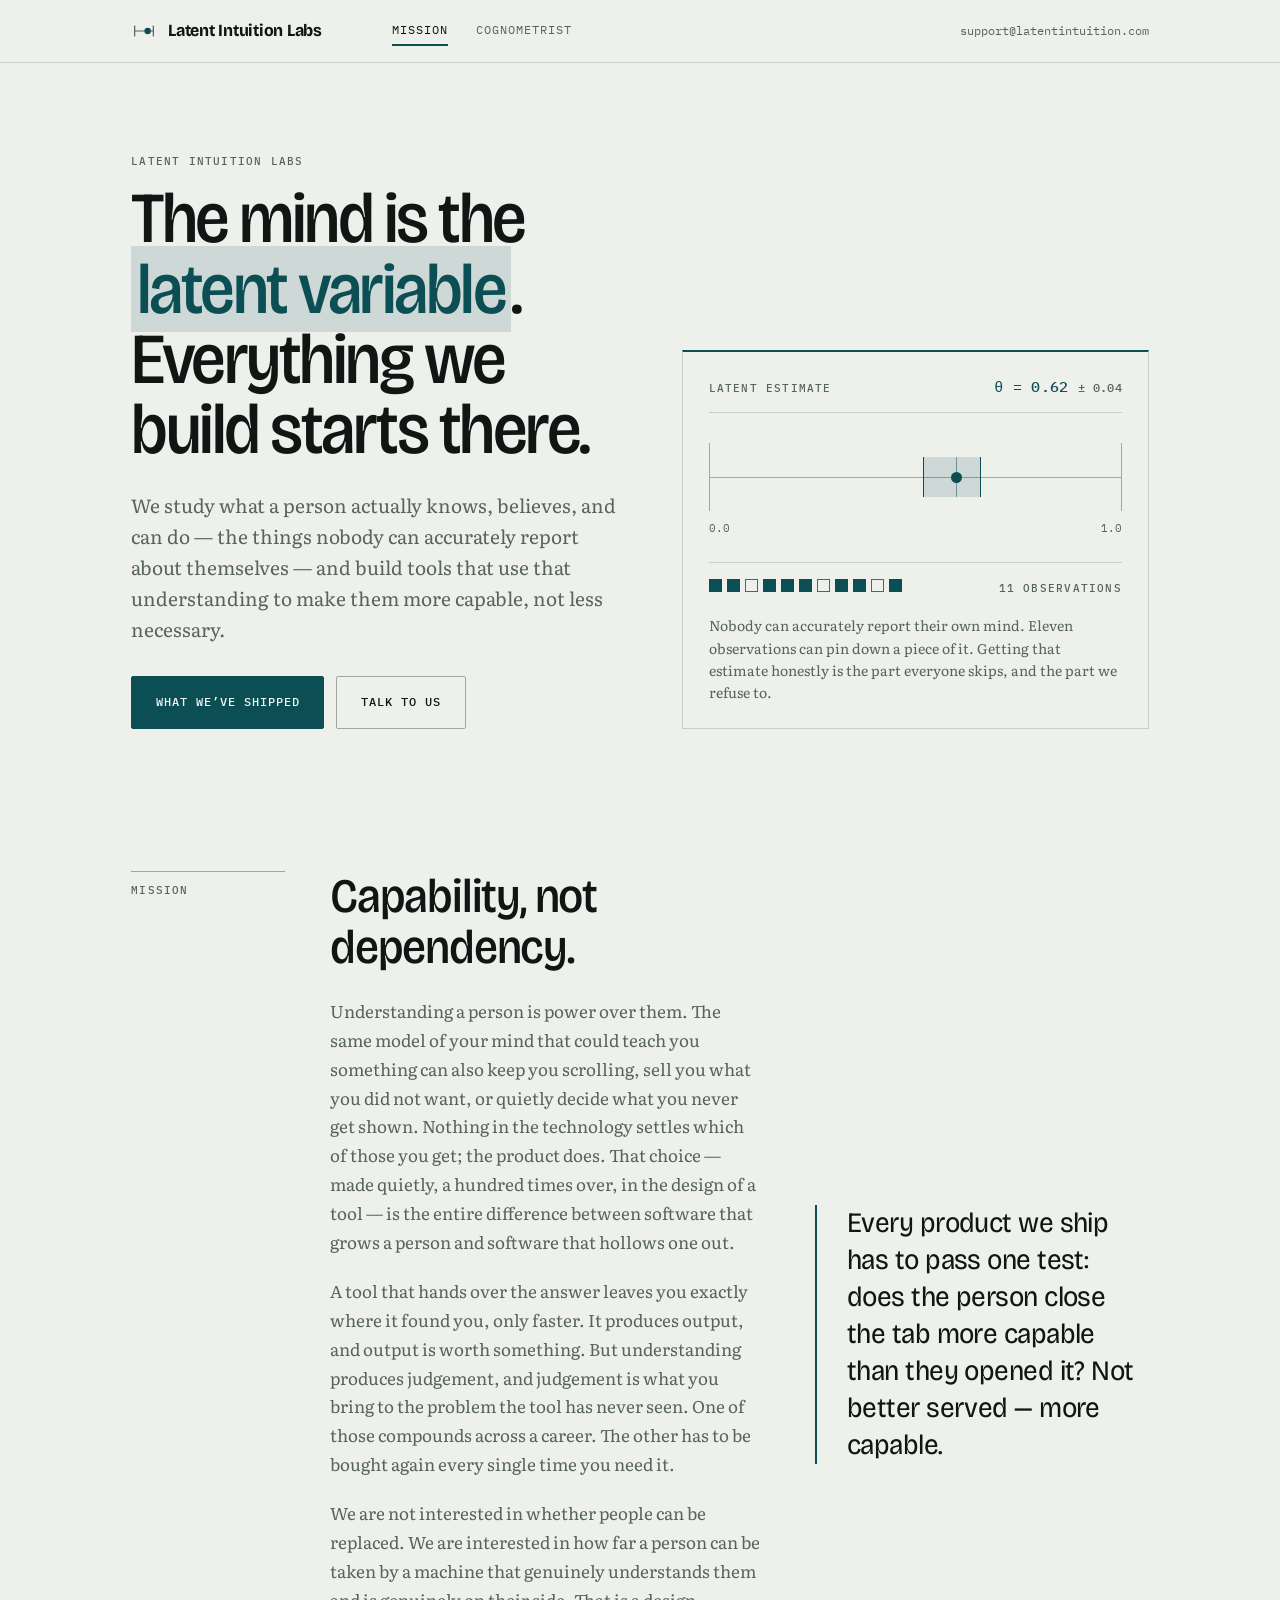
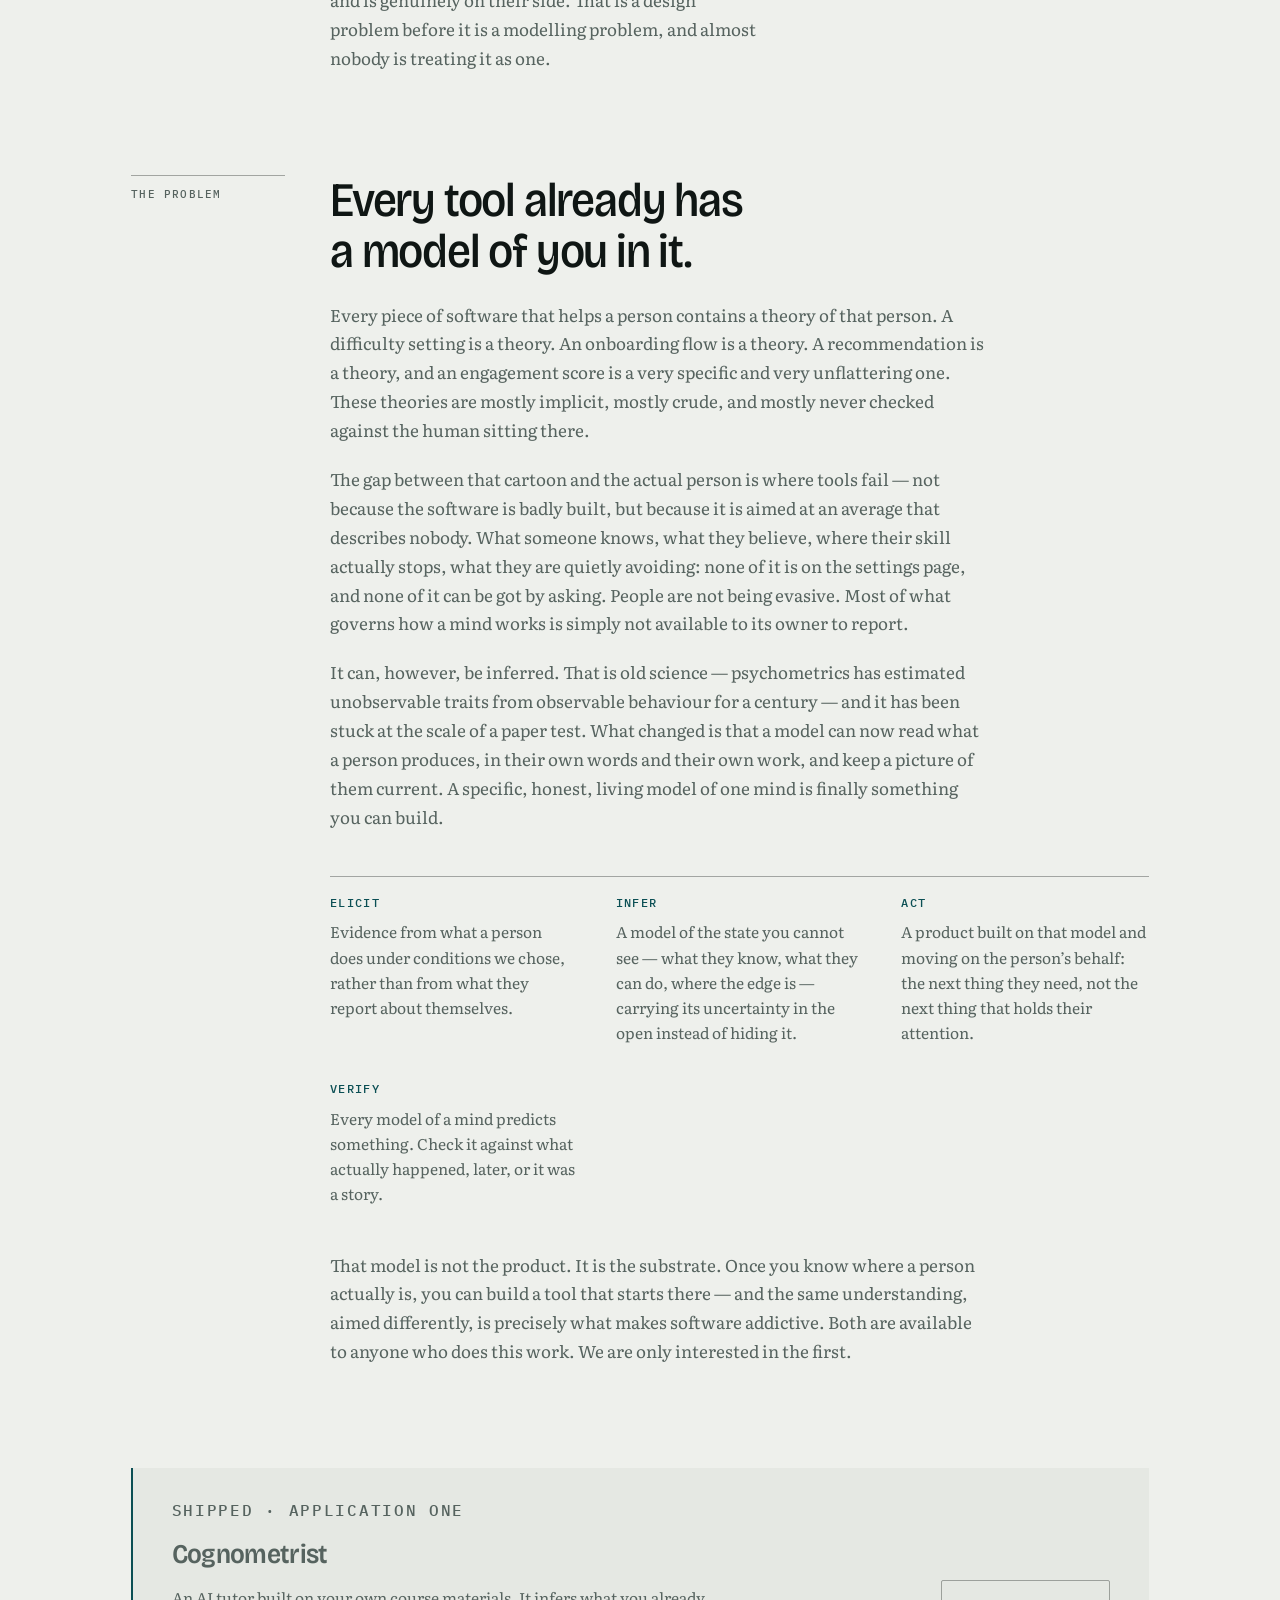
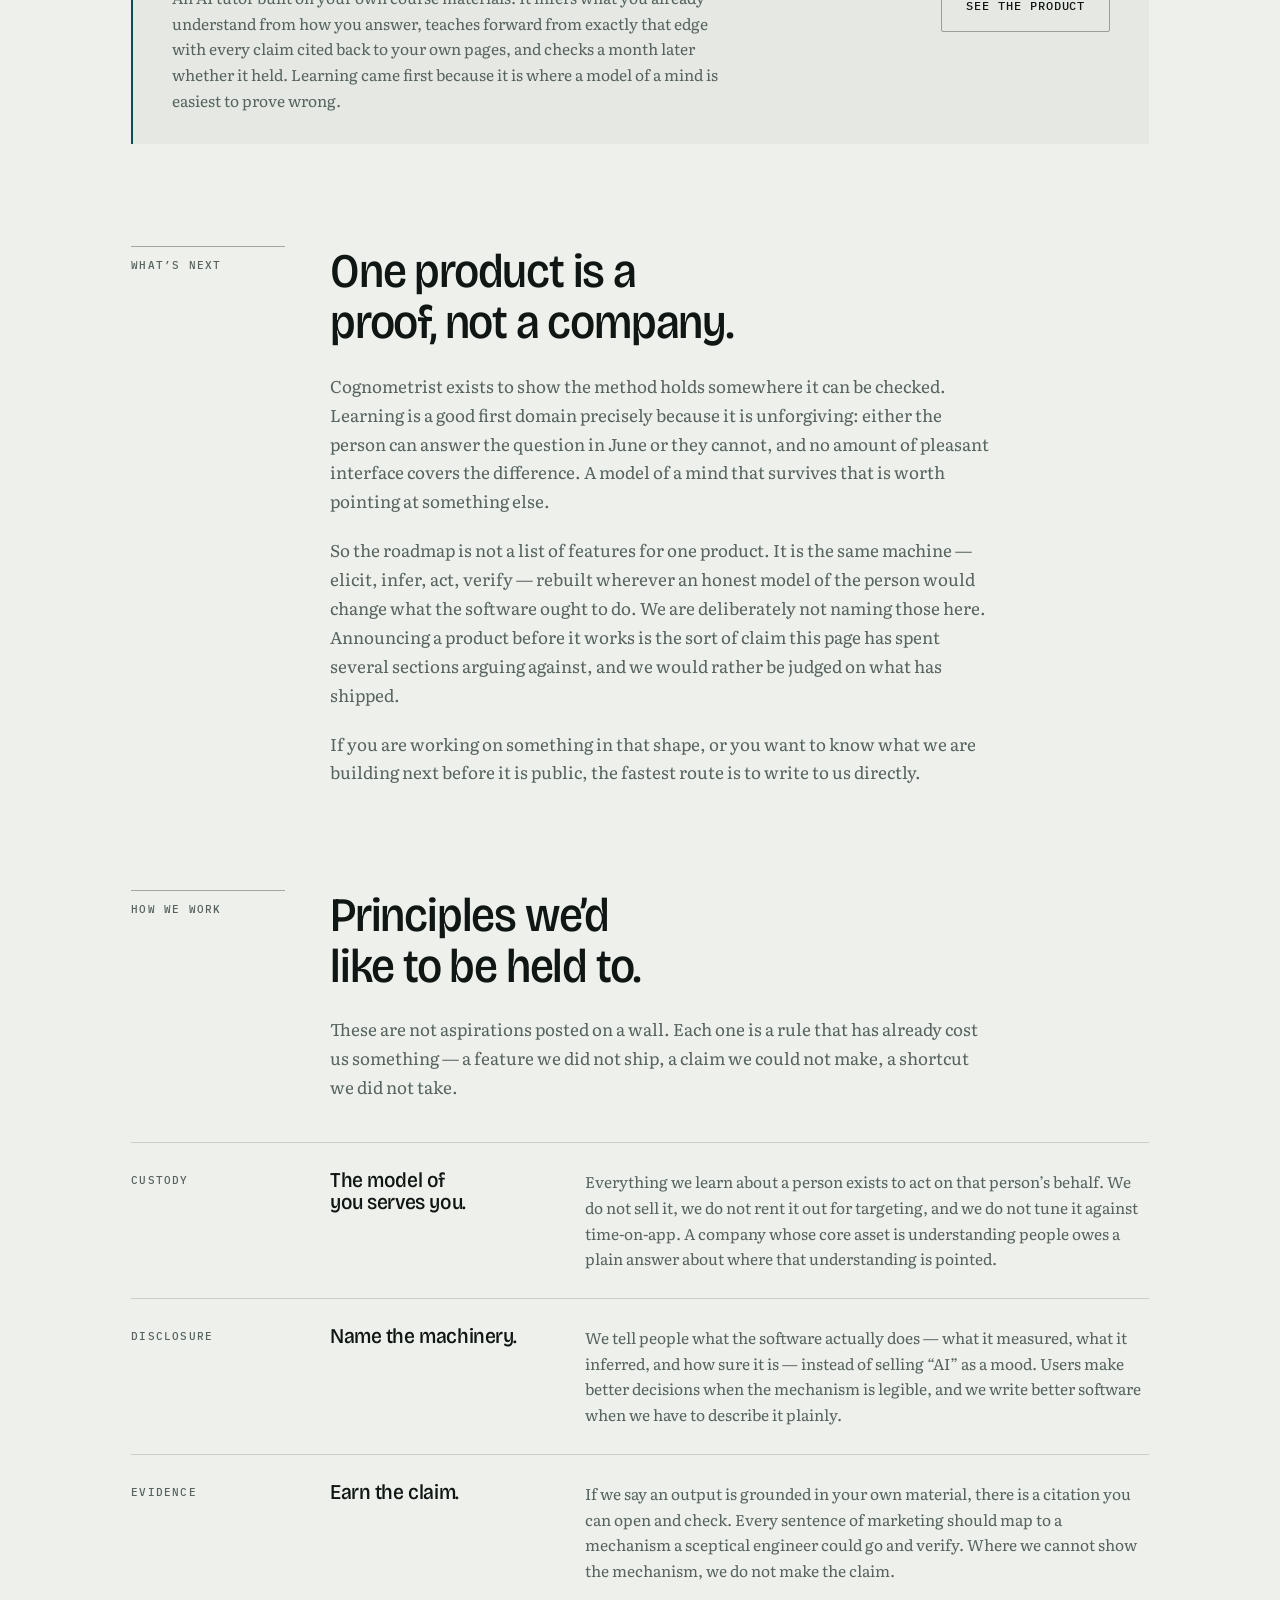
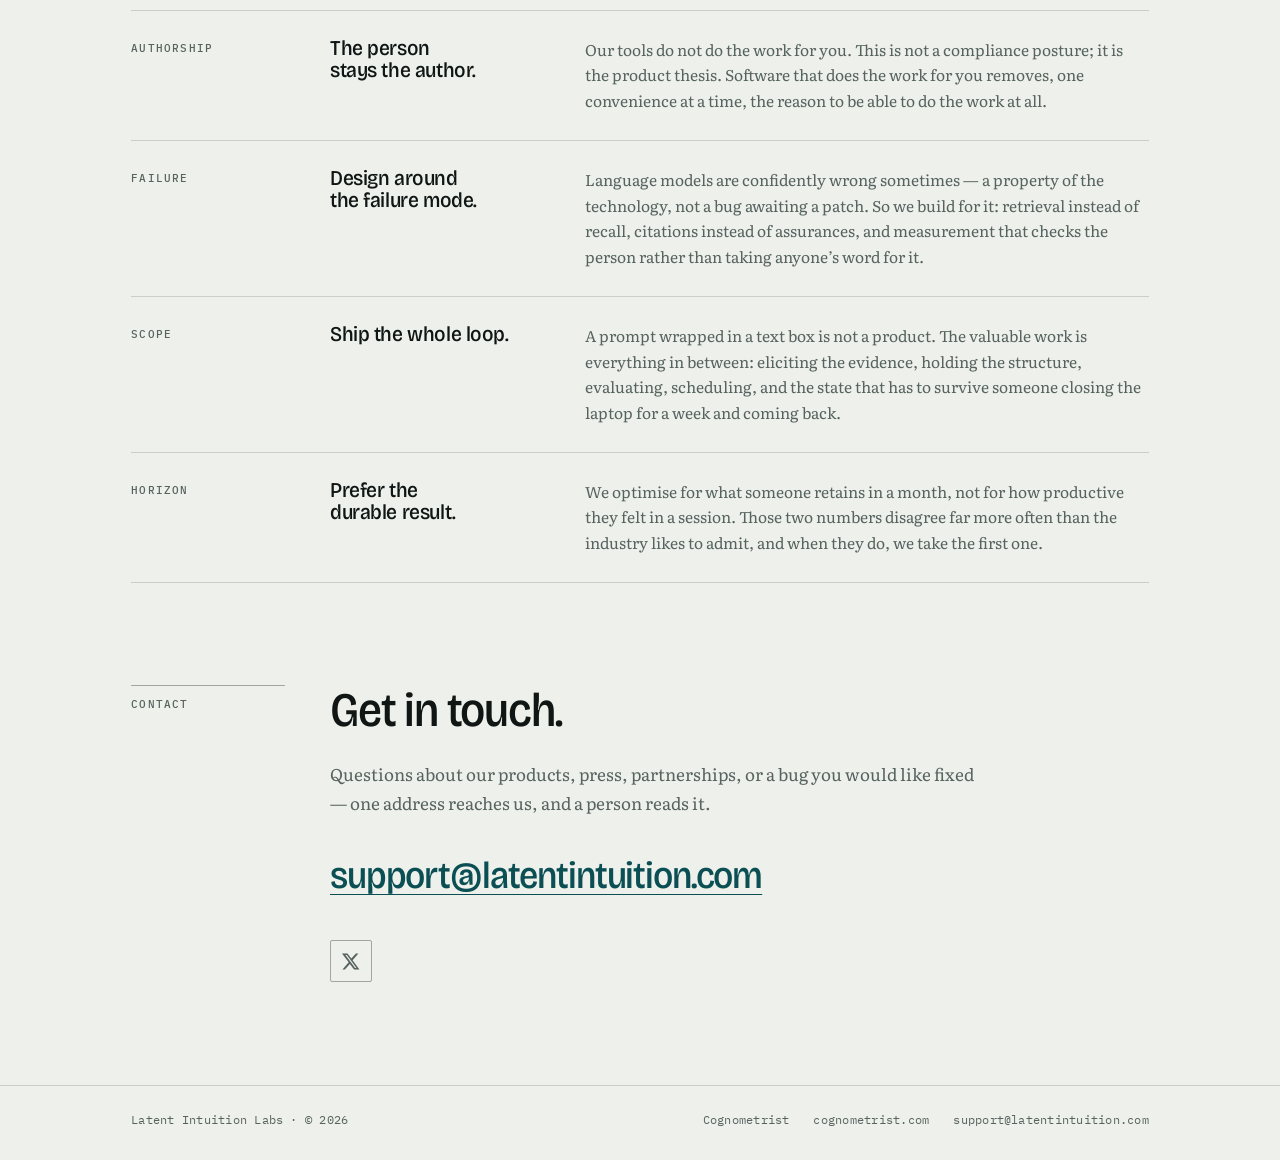
<file: index.html>
<!doctype html>
<html lang="en">
  <head>
    <meta charset="utf-8">
    <meta content="width=device-width, initial-scale=1" name="viewport">
    <title>Latent Intuition Labs — tools built on an honest model of the mind</title>
    <meta content="Latent Intuition Labs studies what a person actually knows, believes, and can do — the things nobody can accurately report about themselves — and builds tools that use that understanding to make people more capable, not less necessary." name="description">
    <link href="https://latentintuition.com/" rel="canonical">
    <meta content="#0b4f54" name="theme-color">
    <meta content="website" property="og:type">
    <meta content="Latent Intuition Labs" property="og:site_name">
    <meta content="Latent Intuition Labs — tools built on an honest model of the mind" property="og:title">
    <meta content="We study what a person actually knows and can do, and build tools that use that understanding to make people more capable, not less necessary. Cognometrist is the first." property="og:description">
    <meta content="https://latentintuition.com/" property="og:url">
    <meta content="https://latentintuition.com/og-image.png" property="og:image">
    <meta content="1200" property="og:image:width">
    <meta content="630" property="og:image:height">
    <meta content="Latent Intuition Labs" property="og:image:alt">
    <meta content="summary_large_image" name="twitter:card">
    <meta content="Latent Intuition Labs — tools built on an honest model of the mind" name="twitter:title">
    <meta content="We study what a person actually knows and can do, and build tools that use that understanding to make people more capable, not less necessary. Cognometrist is the first." name="twitter:description">
    <meta content="https://latentintuition.com/og-image.png" name="twitter:image">
    <link href="favicon.svg" rel="icon">
    <link href="fonts.css" rel="stylesheet">
    <link href="styles.css" rel="stylesheet">
    <script>
      if (location.pathname.endsWith(".html")) {
        history.replaceState(null, "", location.pathname.replace(/(?:index)?\.html$/, "") + location.search + location.hash);
      }
    </script>
    <script type="application/ld+json">
    {
      "@context": "https://schema.org",
      "@type": "Organization",
      "name": "Latent Intuition Labs",
      "url": "https://latentintuition.com/",
      "logo": "https://latentintuition.com/favicon.svg",
      "email": "support@latentintuition.com",
      "description": "Latent Intuition Labs studies what a person actually knows, believes, and can do, and builds tools that use that understanding to make people more capable, not less necessary.",
      "sameAs": [
        "https://x.com/latentintuition",
        "https://github.com/jayson1200/latent-intuition-labs"
      ]
    }
    </script>
  </head>
  <body>
    <a class="skip-link" href="#main-content">Skip to main content</a>

    <header class="masthead">
      <div class="wrap masthead-inner">
        <a class="brand" href="/">
          <svg class="brand-mark" viewBox="0 0 64 64" aria-hidden="true" focusable="false">
            <g class="mark-axis" stroke-linecap="round">
              <line x1="9" y1="20" x2="9" y2="44"></line>
              <line x1="55" y1="20" x2="55" y2="44"></line>
              <line x1="9" y1="32" x2="55" y2="32"></line>
            </g>
            <circle class="mark-point" cx="41" cy="32" r="8"></circle>
          </svg>
          <span class="brand-name">Latent Intuition Labs</span>
        </a>
        <nav class="tabs" aria-label="Sections">
          <a class="tab" href="/" aria-current="page">Mission</a>
          <a class="tab" href="/cognometrist">Cognometrist</a>
        </nav>
        <a class="masthead-contact" href="mailto:support@latentintuition.com">
          support@latentintuition.com
        </a>
      </div>
    </header>

    <main id="main-content">
      <section class="hero" aria-labelledby="hero-title">
        <div class="wrap hero-inner">
          <div>
            <p class="sys">Latent Intuition Labs</p>
            <h1 class="hero-title" id="hero-title">
              The mind is the <em>latent variable</em>. Everything we build
              starts there.
            </h1>
            <p class="lede">
              We study what a person actually knows, believes, and can do —
              the things nobody can accurately report about themselves — and
              build tools that use that understanding to make them more
              capable, not less necessary.
            </p>
            <p class="actions">
              <a class="btn btn-primary" href="/cognometrist">
                What we’ve shipped
              </a>
              <a class="btn" href="mailto:support@latentintuition.com">
                Talk to us
              </a>
            </p>
          </div>

          <figure class="readout">
            <figcaption class="readout-head">
              <span class="sys">Latent estimate</span>
              <span class="readout-value">
                θ = 0.62 <span class="readout-pm">± 0.04</span>
              </span>
            </figcaption>
            <div class="axis" aria-hidden="true">
              <div class="band"></div>
              <div class="estimate"></div>
            </div>
            <p class="axis-scale" aria-hidden="true">
              <span>0.0</span>
              <span>1.0</span>
            </p>
            <div class="evidence">
              <ul class="items" aria-hidden="true">
                <li class="hit"></li>
                <li class="hit"></li>
                <li class="miss"></li>
                <li class="hit"></li>
                <li class="hit"></li>
                <li class="hit"></li>
                <li class="miss"></li>
                <li class="hit"></li>
                <li class="hit"></li>
                <li class="miss"></li>
                <li class="hit"></li>
              </ul>
              <span class="sys">11 observations</span>
            </div>
            <p class="readout-note">
              Nobody can accurately report their own mind. Eleven
              observations can pin down a piece of it. Getting that estimate
              honestly is the part everyone skips, and the part we refuse to.
            </p>
          </figure>
        </div>
      </section>

      <section class="section" aria-labelledby="mission-title">
        <div class="wrap ledger">
          <p class="sys ledger-rail">Mission</p>
          <div>
            <h2 class="section-title" id="mission-title">
              Capability, not dependency.
            </h2>
            <div class="spread">
              <div class="prose">
                <p>
                  Understanding a person is power over them. The same model
                  of your mind that could teach you something can also keep
                  you scrolling, sell you what you did not want, or quietly
                  decide what you never get shown. Nothing in the technology
                  settles which of those you get; the product does. That
                  choice — made quietly, a hundred times over, in the design
                  of a tool — is the entire difference between software that
                  grows a person and software that hollows one out.
                </p>
                <p>
                  A tool that hands over the answer leaves you exactly where
                  it found you, only faster. It produces output, and output
                  is worth something. But understanding produces judgement,
                  and judgement is what you bring to the problem the tool has
                  never seen. One of those compounds across a career. The
                  other has to be bought again every single time you need it.
                </p>
                <p>
                  We are not interested in whether people can be replaced. We
                  are interested in how far a person can be taken by a
                  machine that genuinely understands them and is genuinely on
                  their side. That is a design problem before it is a
                  modelling problem, and almost nobody is treating it as one.
                </p>
              </div>
              <blockquote class="pull-quote">
                <p>
                  Every product we ship has to pass one test: does the person
                  close the tab more capable than they opened it? Not better
                  served — more capable.
                </p>
              </blockquote>
            </div>
          </div>
        </div>
      </section>

      <section class="section" aria-labelledby="model-title">
        <div class="wrap ledger">
          <p class="sys ledger-rail">The problem</p>
          <div>
            <h2 class="section-title" id="model-title">
              Every tool already has a model of you in it.
            </h2>
            <div class="prose">
              <p>
                Every piece of software that helps a person contains a theory
                of that person. A difficulty setting is a theory. An
                onboarding flow is a theory. A recommendation is a theory,
                and an engagement score is a very specific and very
                unflattering one. These theories are mostly implicit, mostly
                crude, and mostly never checked against the human sitting
                there.
              </p>
              <p>
                The gap between that cartoon and the actual person is where
                tools fail — not because the software is badly built, but
                because it is aimed at an average that describes nobody. What
                someone knows, what they believe, where their skill actually
                stops, what they are quietly avoiding: none of it is on the
                settings page, and none of it can be got by asking. People
                are not being evasive. Most of what governs how a mind works
                is simply not available to its owner to report.
              </p>
              <p>
                It can, however, be inferred. That is old science —
                psychometrics has estimated unobservable traits from
                observable behaviour for a century — and it has been stuck at
                the scale of a paper test. What changed is that a model can
                now read what a person produces, in their own words and their
                own work, and keep a picture of them current. A specific,
                honest, living model of one mind is finally something you can
                build.
              </p>
            </div>

            <div class="method">
              <div>
                <h3>Elicit</h3>
                <p>
                  Evidence from what a person does under conditions we chose,
                  rather than from what they report about themselves.
                </p>
              </div>
              <div>
                <h3>Infer</h3>
                <p>
                  A model of the state you cannot see — what they know, what
                  they can do, where the edge is — carrying its uncertainty
                  in the open instead of hiding it.
                </p>
              </div>
              <div>
                <h3>Act</h3>
                <p>
                  A product built on that model and moving on the person’s
                  behalf: the next thing they need, not the next thing that
                  holds their attention.
                </p>
              </div>
              <div>
                <h3>Verify</h3>
                <p>
                  Every model of a mind predicts something. Check it against
                  what actually happened, later, or it was a story.
                </p>
              </div>
            </div>

            <div class="prose prose-after">
              <p>
                That model is not the product. It is the substrate. Once you
                know where a person actually is, you can build a tool that
                starts there — and the same understanding, aimed differently,
                is precisely what makes software addictive. Both are
                available to anyone who does this work. We are only
                interested in the first.
              </p>
            </div>
          </div>
        </div>
      </section>

      <div class="wrap">
        <aside class="shipped" aria-labelledby="shipped-name">
          <div>
            <p class="sys">Shipped · Application one</p>
            <p class="shipped-name" id="shipped-name">Cognometrist</p>
            <p>
              An AI tutor built on your own course materials. It infers what
              you already understand from how you answer, teaches forward
              from exactly that edge with every claim cited back to your own
              pages, and checks a month later whether it held. Learning came
              first because it is where a model of a mind is easiest to prove
              wrong.
            </p>
          </div>
          <p class="actions actions-flush">
            <a class="btn" href="/cognometrist">See the product</a>
          </p>
        </aside>
      </div>

      <section class="section" aria-labelledby="next-title">
        <div class="wrap ledger">
          <p class="sys ledger-rail">What’s next</p>
          <div>
            <h2 class="section-title" id="next-title">
              One product is a proof, not a company.
            </h2>
            <div class="prose">
              <p>
                Cognometrist exists to show the method holds somewhere it can
                be checked. Learning is a good first domain precisely because
                it is unforgiving: either the person can answer the question
                in June or they cannot, and no amount of pleasant interface
                covers the difference. A model of a mind that survives that
                is worth pointing at something else.
              </p>
              <p>
                So the roadmap is not a list of features for one product. It
                is the same machine — elicit, infer, act, verify — rebuilt
                wherever an honest model of the person would change what the
                software ought to do. We are deliberately not naming those
                here. Announcing a product before it works is the sort of
                claim this page has spent several sections arguing against,
                and we would rather be judged on what has shipped.
              </p>
              <p>
                If you are working on something in that shape, or you want to
                know what we are building next before it is public, the
                fastest route is to write to us directly.
              </p>
            </div>
          </div>
        </div>
      </section>

      <section class="section" aria-labelledby="principles-title">
        <div class="wrap ledger">
          <p class="sys ledger-rail">How we work</p>
          <div>
            <h2 class="section-title" id="principles-title">
              Principles we’d like to be held to.
            </h2>
            <div class="prose">
              <p>
                These are not aspirations posted on a wall. Each one is a
                rule that has already cost us something — a feature we did
                not ship, a claim we could not make, a shortcut we did not
                take.
              </p>
            </div>
          </div>
        </div>

        <div class="wrap">
          <ul class="rows">
            <li class="row">
              <span class="sys">Custody</span>
              <h3 class="row-title">The model of you serves you.</h3>
              <p>
                Everything we learn about a person exists to act on that
                person’s behalf. We do not sell it, we do not rent it out for
                targeting, and we do not tune it against time-on-app. A
                company whose core asset is understanding people owes a plain
                answer about where that understanding is pointed.
              </p>
            </li>
            <li class="row">
              <span class="sys">Disclosure</span>
              <h3 class="row-title">Name the machinery.</h3>
              <p>
                We tell people what the software actually does — what it
                measured, what it inferred, and how sure it is — instead of
                selling “AI” as a mood. Users make better decisions when the
                mechanism is legible, and we write better software when we
                have to describe it plainly.
              </p>
            </li>
            <li class="row">
              <span class="sys">Evidence</span>
              <h3 class="row-title">Earn the claim.</h3>
              <p>
                If we say an output is grounded in your own material, there
                is a citation you can open and check. Every sentence of
                marketing should map to a mechanism a sceptical engineer
                could go and verify. Where we cannot show the mechanism, we
                do not make the claim.
              </p>
            </li>
            <li class="row">
              <span class="sys">Authorship</span>
              <h3 class="row-title">The person stays the author.</h3>
              <p>
                Our tools do not do the work for you. This is not a
                compliance posture; it is the product thesis. Software that
                does the work for you removes, one convenience at a time, the
                reason to be able to do the work at all.
              </p>
            </li>
            <li class="row">
              <span class="sys">Failure</span>
              <h3 class="row-title">Design around the failure mode.</h3>
              <p>
                Language models are confidently wrong sometimes — a property
                of the technology, not a bug awaiting a patch. So we build
                for it: retrieval instead of recall, citations instead of
                assurances, and measurement that checks the person rather
                than taking anyone’s word for it.
              </p>
            </li>
            <li class="row">
              <span class="sys">Scope</span>
              <h3 class="row-title">Ship the whole loop.</h3>
              <p>
                A prompt wrapped in a text box is not a product. The valuable
                work is everything in between: eliciting the evidence,
                holding the structure, evaluating, scheduling, and the state
                that has to survive someone closing the laptop for a week and
                coming back.
              </p>
            </li>
            <li class="row">
              <span class="sys">Horizon</span>
              <h3 class="row-title">Prefer the durable result.</h3>
              <p>
                We optimise for what someone retains in a month, not for how
                productive they felt in a session. Those two numbers disagree
                far more often than the industry likes to admit, and when
                they do, we take the first one.
              </p>
            </li>
          </ul>
        </div>
      </section>

      <section class="section" aria-labelledby="contact-title">
        <div class="wrap ledger">
          <p class="sys ledger-rail">Contact</p>
          <div>
            <h2 class="section-title" id="contact-title">Get in touch.</h2>
            <div class="prose">
              <p>
                Questions about our products, press, partnerships, or a bug
                you would like fixed — one address reaches us, and a person
                reads it.
              </p>
            </div>
            <p class="contact-email">
              <a href="mailto:support@latentintuition.com">
                support@latentintuition.com
              </a>
            </p>
            <ul class="social">
              <li>
                <a class="social-link" href="https://x.com/latentintuition" aria-label="Latent Intuition Labs on Twitter/X">
                  <svg class="social-icon" viewBox="0 0 24 24" aria-hidden="true" focusable="false">
                    <path d="M18.9 2H22l-7.4 8.5L23.3 22h-6.8l-5.3-6.9L4.9 22H1.8l7.9-9.1L1.2 2h7l4.8 6.3L18.9 2zm-1.1 18.1h1.7L7.4 3.8H5.6l12.2 16.3z"></path>
                  </svg>
                </a>
              </li>
            </ul>
          </div>
        </div>
      </section>
    </main>

    <footer class="site-footer">
      <div class="wrap footer-inner">
        <p class="footer-name">Latent Intuition Labs · © 2026</p>
        <nav class="footer-nav" aria-label="Footer">
          <a href="/cognometrist">Cognometrist</a>
          <a href="https://cognometrist.com">cognometrist.com</a>
          <a href="mailto:support@latentintuition.com">support@latentintuition.com</a>
        </nav>
      </div>
    </footer>
  </body>
</html>
</file>
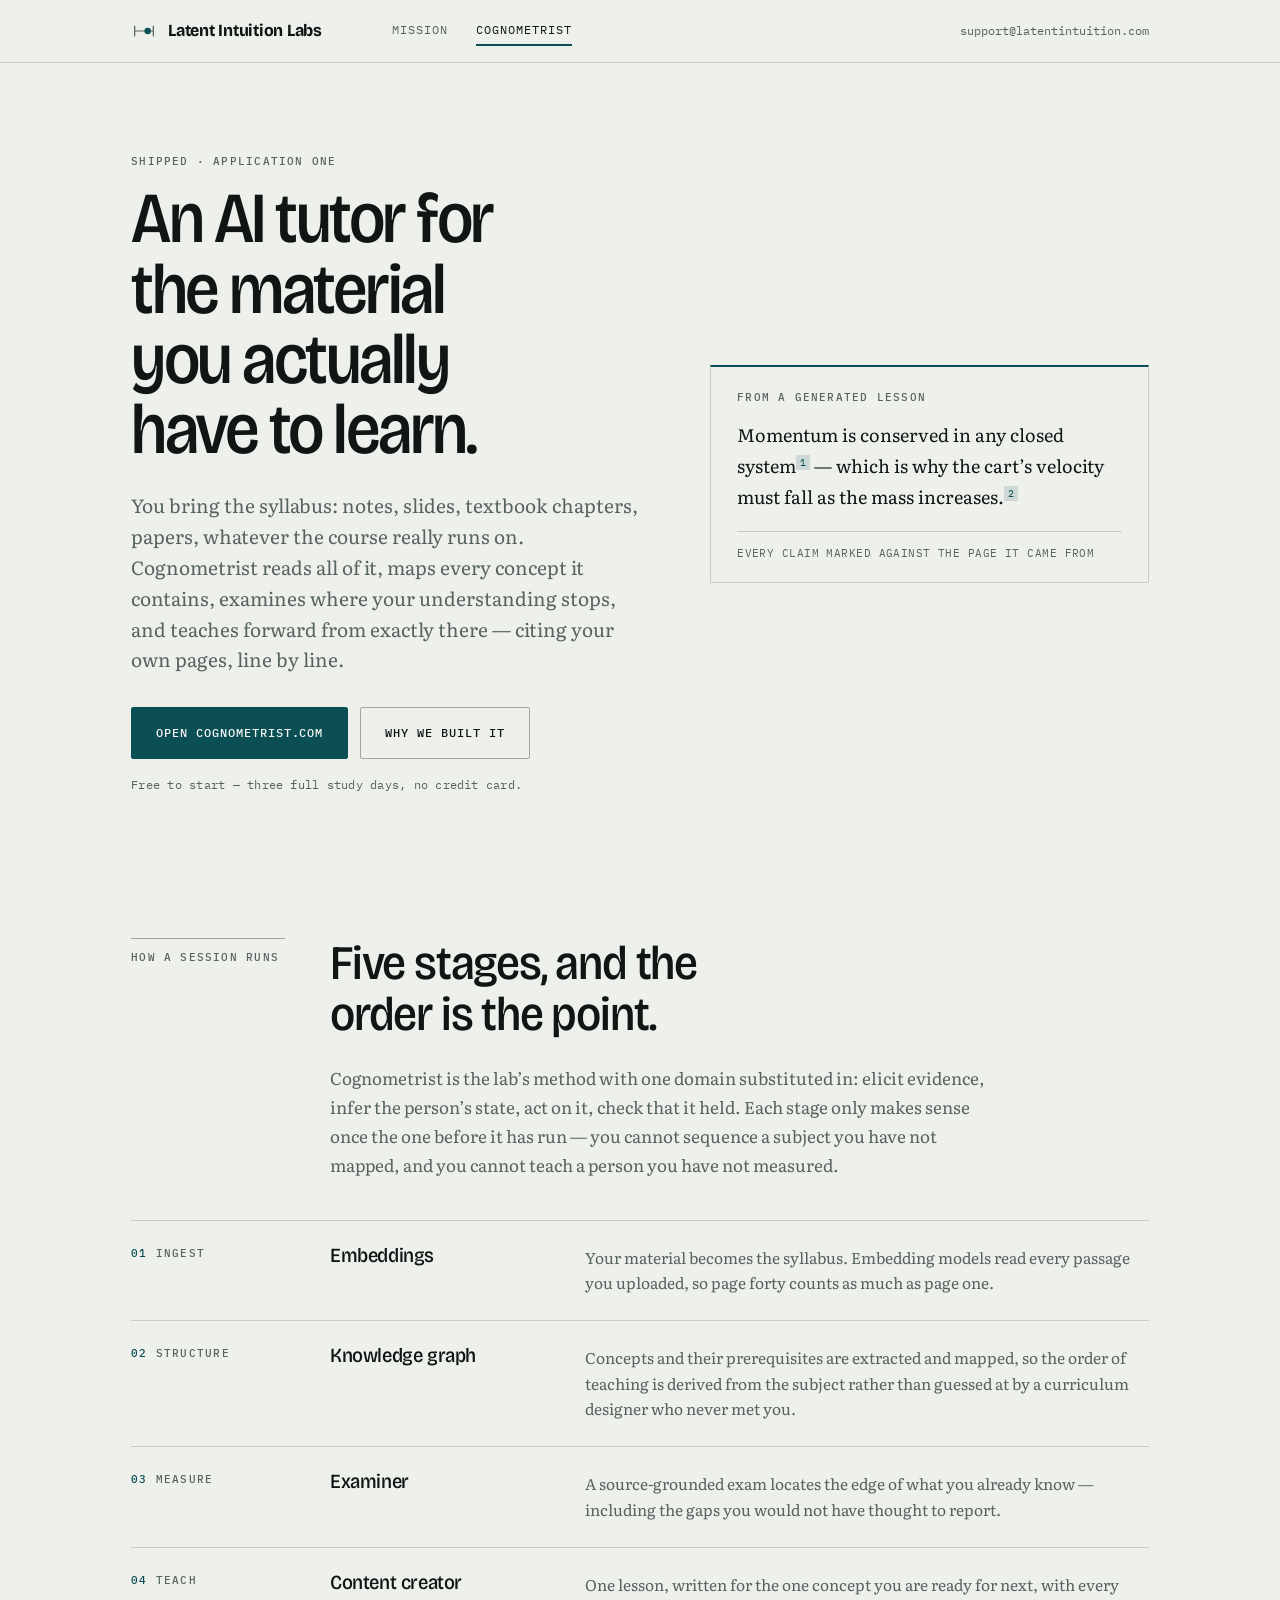
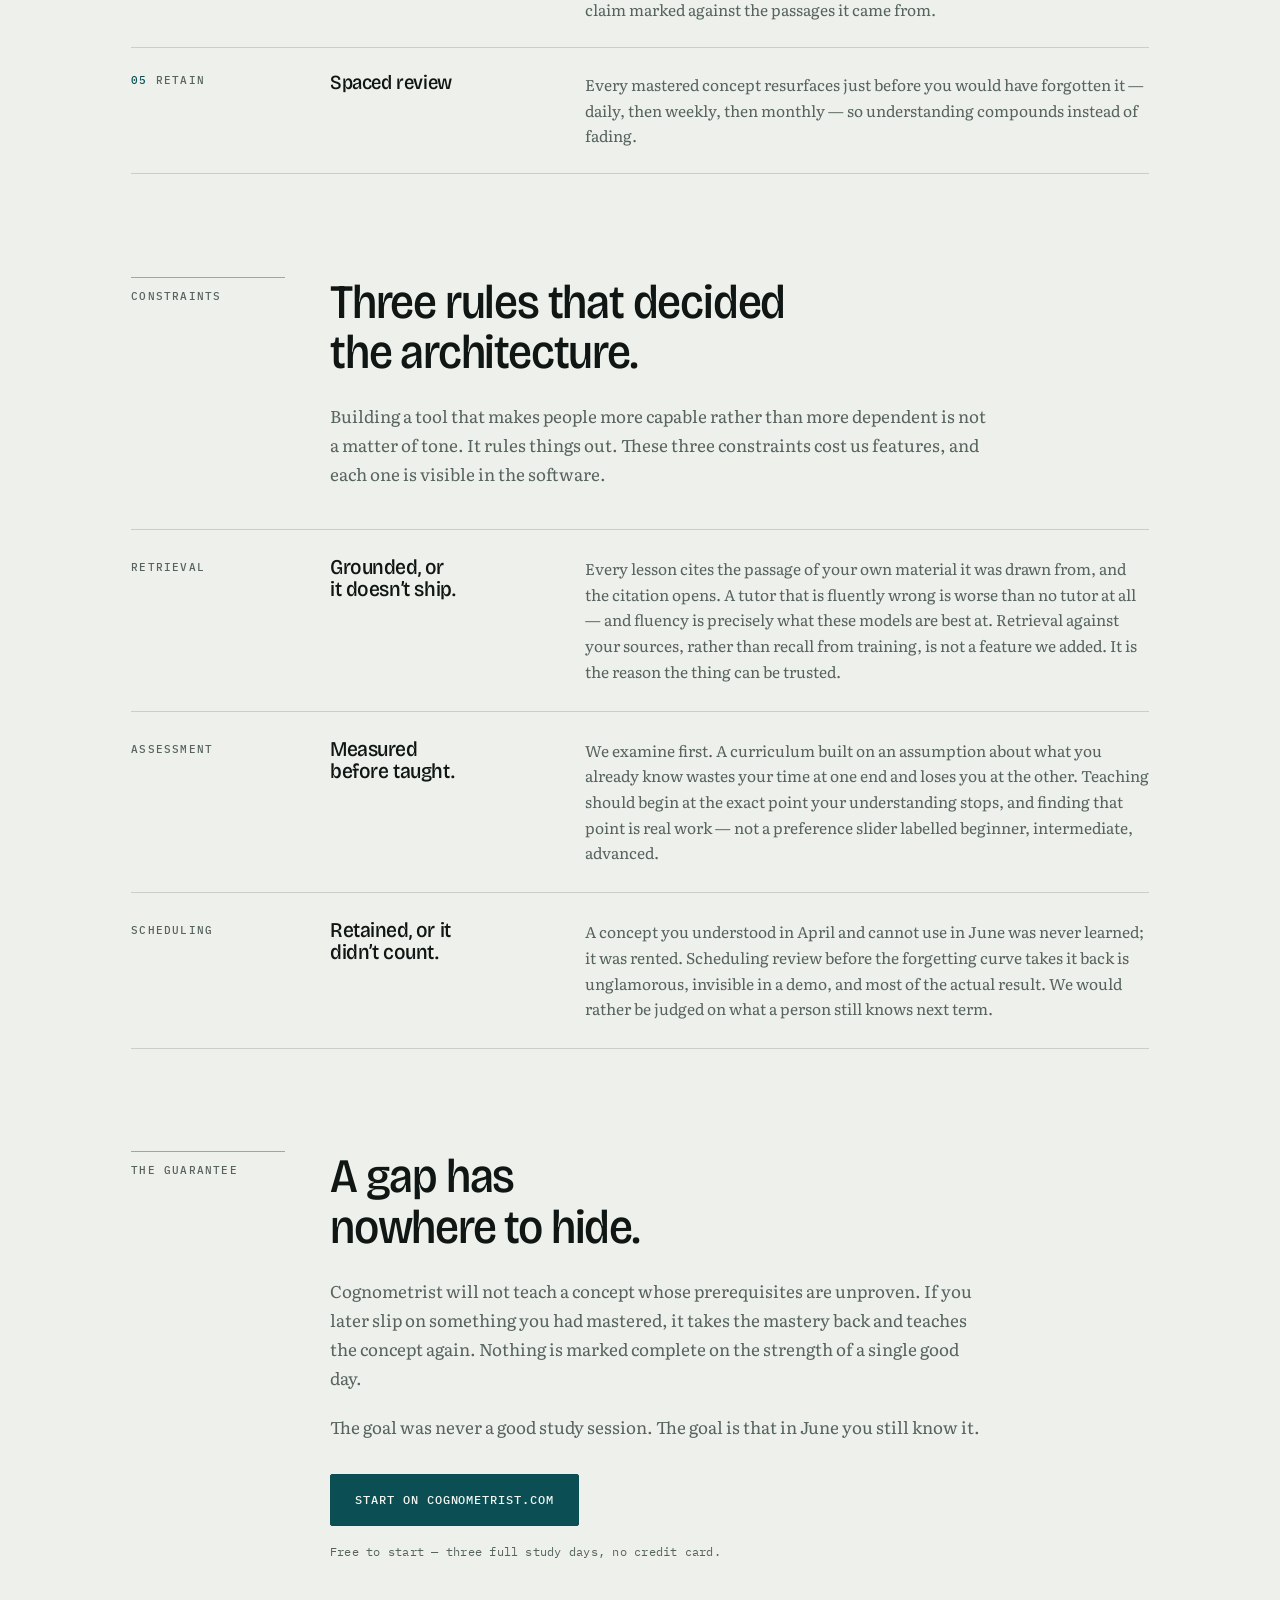
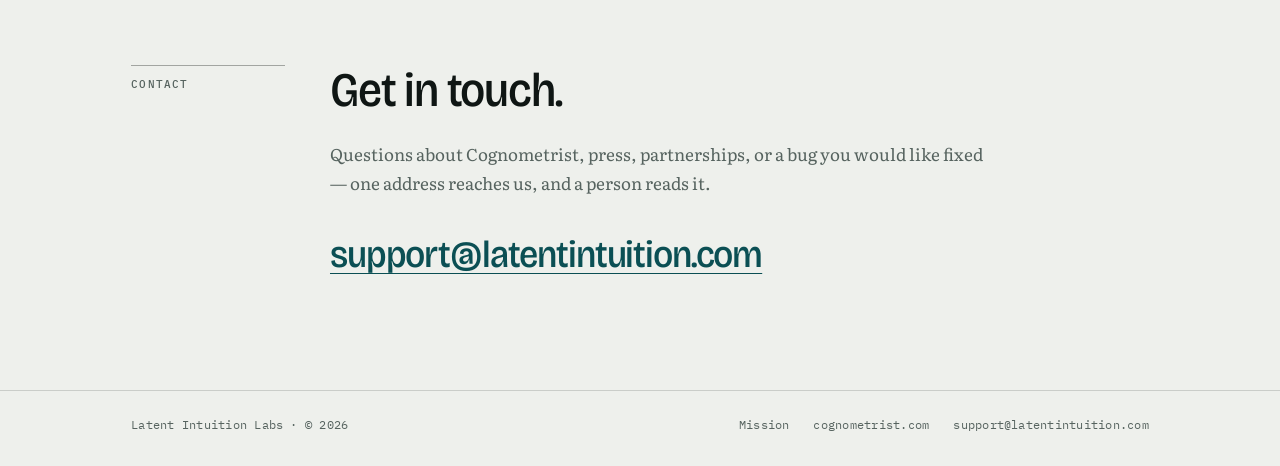
<file: cognometrist.html>
<!doctype html>
<html lang="en">
  <head>
    <meta charset="utf-8">
    <meta content="width=device-width, initial-scale=1" name="viewport">
    <title>Cognometrist — Latent Intuition Labs</title>
    <meta content="Cognometrist is an AI tutor built on your own course materials. It maps every concept your sources contain, examines where your understanding stops, teaches forward from there with every claim cited, and schedules review before you forget." name="description">
    <link href="https://latentintuition.com/cognometrist" rel="canonical">
    <meta content="#0b4f54" name="theme-color">
    <meta content="website" property="og:type">
    <meta content="Latent Intuition Labs" property="og:site_name">
    <meta content="Cognometrist — Latent Intuition Labs" property="og:title">
    <meta content="An AI tutor built on your own course materials: it finds where your understanding stops, teaches forward from there with every claim cited, and keeps what you learned from decaying." property="og:description">
    <meta content="https://latentintuition.com/cognometrist" property="og:url">
    <meta content="https://latentintuition.com/og-image.png" property="og:image">
    <meta content="1200" property="og:image:width">
    <meta content="630" property="og:image:height">
    <meta content="Latent Intuition Labs" property="og:image:alt">
    <meta content="summary_large_image" name="twitter:card">
    <meta content="Cognometrist — Latent Intuition Labs" name="twitter:title">
    <meta content="An AI tutor built on your own course materials: it finds where your understanding stops, teaches forward from there with every claim cited, and keeps what you learned from decaying." name="twitter:description">
    <meta content="https://latentintuition.com/og-image.png" name="twitter:image">
    <link href="favicon.svg" rel="icon">
    <link href="fonts.css" rel="stylesheet">
    <link href="styles.css" rel="stylesheet">
    <script>
      if (location.pathname.endsWith(".html")) {
        history.replaceState(null, "", location.pathname.replace(/(?:index)?\.html$/, "") + location.search + location.hash);
      }
    </script>
    <script type="application/ld+json">
    {
      "@context": "https://schema.org",
      "@type": "SoftwareApplication",
      "name": "Cognometrist",
      "applicationCategory": "EducationalApplication",
      "operatingSystem": "Web",
      "url": "https://latentintuition.com/cognometrist",
      "sameAs": "https://cognometrist.com",
      "description": "An AI tutor built on your own course materials: it maps every concept your sources contain, finds where your understanding stops, teaches forward from there with every claim cited, and schedules review before you forget.",
      "publisher": {
        "@type": "Organization",
        "name": "Latent Intuition Labs",
        "url": "https://latentintuition.com/"
      }
    }
    </script>
  </head>
  <body>
    <a class="skip-link" href="#main-content">Skip to main content</a>

    <header class="masthead">
      <div class="wrap masthead-inner">
        <a class="brand" href="/">
          <svg class="brand-mark" viewBox="0 0 64 64" aria-hidden="true" focusable="false">
            <g class="mark-axis" stroke-linecap="round">
              <line x1="9" y1="20" x2="9" y2="44"></line>
              <line x1="55" y1="20" x2="55" y2="44"></line>
              <line x1="9" y1="32" x2="55" y2="32"></line>
            </g>
            <circle class="mark-point" cx="41" cy="32" r="8"></circle>
          </svg>
          <span class="brand-name">Latent Intuition Labs</span>
        </a>
        <nav class="tabs" aria-label="Sections">
          <a class="tab" href="/">Mission</a>
          <a class="tab" href="/cognometrist" aria-current="page">
            Cognometrist
          </a>
        </nav>
        <a class="masthead-contact" href="mailto:support@latentintuition.com">
          support@latentintuition.com
        </a>
      </div>
    </header>

    <main id="main-content">
      <section class="hero" aria-labelledby="hero-title">
        <div class="wrap product-hero">
          <div>
            <p class="sys">Shipped · Application one</p>
            <h1 class="hero-title" id="hero-title">
              An AI tutor for the material you actually have to learn.
            </h1>
            <p class="lede">
              You bring the syllabus: notes, slides, textbook chapters,
              papers, whatever the course really runs on. Cognometrist reads
              all of it, maps every concept it contains, examines where your
              understanding stops, and teaches forward from exactly there —
              citing your own pages, line by line.
            </p>
            <p class="actions">
              <a class="btn btn-primary" href="https://cognometrist.com">
                Open cognometrist.com
              </a>
              <a class="btn" href="/">Why we built it</a>
            </p>
            <p class="fine">
              Free to start — three full study days, no credit card.
            </p>
          </div>

          <figure class="cite">
            <p class="sys">From a generated lesson</p>
            <blockquote>
              Momentum is conserved in any closed system<span class="cite-mark">1</span>
              — which is why the cart’s velocity must fall as the mass
              increases.<span class="cite-mark">2</span>
            </blockquote>
            <p class="cite-note">
              Every claim marked against the page it came from
            </p>
          </figure>
        </div>
      </section>

      <section class="section" aria-labelledby="pipeline-title">
        <div class="wrap ledger">
          <p class="sys ledger-rail">How a session runs</p>
          <div>
            <h2 class="section-title" id="pipeline-title">
              Five stages, and the order is the point.
            </h2>
            <div class="prose">
              <p>
                Cognometrist is the lab’s method with one domain substituted
                in: elicit evidence, infer the person’s state, act on it,
                check that it held. Each stage only makes sense once the one
                before it has run — you cannot sequence a subject you have
                not mapped, and you cannot teach a person you have not
                measured.
              </p>
            </div>
          </div>
        </div>

        <div class="wrap">
          <ol class="stages">
            <li class="stage">
              <span class="sys">Ingest</span>
              <h3 class="stage-name">Embeddings</h3>
              <p>
                Your material becomes the syllabus. Embedding models read
                every passage you uploaded, so page forty counts as much as
                page one.
              </p>
            </li>
            <li class="stage">
              <span class="sys">Structure</span>
              <h3 class="stage-name">Knowledge graph</h3>
              <p>
                Concepts and their prerequisites are extracted and mapped, so
                the order of teaching is derived from the subject rather than
                guessed at by a curriculum designer who never met you.
              </p>
            </li>
            <li class="stage">
              <span class="sys">Measure</span>
              <h3 class="stage-name">Examiner</h3>
              <p>
                A source-grounded exam locates the edge of what you already
                know — including the gaps you would not have thought to
                report.
              </p>
            </li>
            <li class="stage">
              <span class="sys">Teach</span>
              <h3 class="stage-name">Content creator</h3>
              <p>
                One lesson, written for the one concept you are ready for
                next, with every claim marked against the passages it came
                from.
              </p>
            </li>
            <li class="stage">
              <span class="sys">Retain</span>
              <h3 class="stage-name">Spaced review</h3>
              <p>
                Every mastered concept resurfaces just before you would have
                forgotten it — daily, then weekly, then monthly — so
                understanding compounds instead of fading.
              </p>
            </li>
          </ol>
        </div>
      </section>

      <section class="section" aria-labelledby="constraints-title">
        <div class="wrap ledger">
          <p class="sys ledger-rail">Constraints</p>
          <div>
            <h2 class="section-title" id="constraints-title">
              Three rules that decided the architecture.
            </h2>
            <div class="prose">
              <p>
                Building a tool that makes people more capable rather than
                more dependent is not a matter of tone. It rules things out.
                These three constraints cost us features, and each one is
                visible in the software.
              </p>
            </div>
          </div>
        </div>

        <div class="wrap">
          <ul class="rows">
            <li class="row">
              <span class="sys">Retrieval</span>
              <h3 class="row-title">Grounded, or it doesn’t ship.</h3>
              <p>
                Every lesson cites the passage of your own material it was
                drawn from, and the citation opens. A tutor that is fluently
                wrong is worse than no tutor at all — and fluency is
                precisely what these models are best at. Retrieval against
                your sources, rather than recall from training, is not a
                feature we added. It is the reason the thing can be trusted.
              </p>
            </li>
            <li class="row">
              <span class="sys">Assessment</span>
              <h3 class="row-title">Measured before taught.</h3>
              <p>
                We examine first. A curriculum built on an assumption about
                what you already know wastes your time at one end and loses
                you at the other. Teaching should begin at the exact point
                your understanding stops, and finding that point is real work
                — not a preference slider labelled beginner, intermediate,
                advanced.
              </p>
            </li>
            <li class="row">
              <span class="sys">Scheduling</span>
              <h3 class="row-title">Retained, or it didn’t count.</h3>
              <p>
                A concept you understood in April and cannot use in June was
                never learned; it was rented. Scheduling review before the
                forgetting curve takes it back is unglamorous, invisible in a
                demo, and most of the actual result. We would rather be
                judged on what a person still knows next term.
              </p>
            </li>
          </ul>
        </div>
      </section>

      <section class="section" aria-labelledby="gaps-title">
        <div class="wrap ledger">
          <p class="sys ledger-rail">The guarantee</p>
          <div>
            <h2 class="section-title" id="gaps-title">
              A gap has nowhere to hide.
            </h2>
            <div class="prose">
              <p>
                Cognometrist will not teach a concept whose prerequisites are
                unproven. If you later slip on something you had mastered, it
                takes the mastery back and teaches the concept again. Nothing
                is marked complete on the strength of a single good day.
              </p>
              <p>
                The goal was never a good study session. The goal is that in
                June you still know it.
              </p>
            </div>
            <p class="actions">
              <a class="btn btn-primary" href="https://cognometrist.com">
                Start on cognometrist.com
              </a>
            </p>
            <p class="fine">
              Free to start — three full study days, no credit card.
            </p>
          </div>
        </div>
      </section>

      <section class="section" aria-labelledby="contact-title">
        <div class="wrap ledger">
          <p class="sys ledger-rail">Contact</p>
          <div>
            <h2 class="section-title" id="contact-title">Get in touch.</h2>
            <div class="prose">
              <p>
                Questions about Cognometrist, press, partnerships, or a bug
                you would like fixed — one address reaches us, and a person
                reads it.
              </p>
            </div>
            <p class="contact-email">
              <a href="mailto:support@latentintuition.com">
                support@latentintuition.com
              </a>
            </p>
          </div>
        </div>
      </section>
    </main>

    <footer class="site-footer">
      <div class="wrap footer-inner">
        <p class="footer-name">Latent Intuition Labs · © 2026</p>
        <nav class="footer-nav" aria-label="Footer">
          <a href="/">Mission</a>
          <a href="https://cognometrist.com">cognometrist.com</a>
          <a href="mailto:support@latentintuition.com">support@latentintuition.com</a>
        </nav>
      </div>
    </footer>
  </body>
</html>
</file>
<file: fonts.css>
/* Self-hosted Google Fonts (latin + latin-ext subsets). */

/* Bricolage Grotesque — latin-ext */
@font-face {
  font-family: 'Bricolage Grotesque';
  font-style: normal;
  font-weight: 300 800;
  font-stretch: 75% 100%;
  font-display: swap;
  src: url(/fonts/bricolage-grotesque-var-latin-ext.woff2) format('woff2');
  unicode-range: U+0100-02BA, U+02BD-02C5, U+02C7-02CC, U+02CE-02D7, U+02DD-02FF, U+0304, U+0308, U+0329, U+1D00-1DBF, U+1E00-1E9F, U+1EF2-1EFF, U+2020, U+20A0-20AB, U+20AD-20C0, U+2113, U+2C60-2C7F, U+A720-A7FF;
}
/* Bricolage Grotesque — latin */
@font-face {
  font-family: 'Bricolage Grotesque';
  font-style: normal;
  font-weight: 300 800;
  font-stretch: 75% 100%;
  font-display: swap;
  src: url(/fonts/bricolage-grotesque-var-latin.woff2) format('woff2');
  unicode-range: U+0000-00FF, U+0131, U+0152-0153, U+02BB-02BC, U+02C6, U+02DA, U+02DC, U+0304, U+0308, U+0329, U+2000-206F, U+20AC, U+2122, U+2191, U+2193, U+2212, U+2215, U+FEFF, U+FFFD;
}
/* IBM Plex Mono 400 — latin-ext */
@font-face {
  font-family: 'IBM Plex Mono';
  font-style: normal;
  font-weight: 400;
  font-display: swap;
  src: url(/fonts/ibm-plex-mono-400-latin-ext.woff2) format('woff2');
  unicode-range: U+0100-02BA, U+02BD-02C5, U+02C7-02CC, U+02CE-02D7, U+02DD-02FF, U+0304, U+0308, U+0329, U+1D00-1DBF, U+1E00-1E9F, U+1EF2-1EFF, U+2020, U+20A0-20AB, U+20AD-20C0, U+2113, U+2C60-2C7F, U+A720-A7FF;
}
/* IBM Plex Mono 400 — latin */
@font-face {
  font-family: 'IBM Plex Mono';
  font-style: normal;
  font-weight: 400;
  font-display: swap;
  src: url(/fonts/ibm-plex-mono-400-latin.woff2) format('woff2');
  unicode-range: U+0000-00FF, U+0131, U+0152-0153, U+02BB-02BC, U+02C6, U+02DA, U+02DC, U+0304, U+0308, U+0329, U+2000-206F, U+20AC, U+2122, U+2191, U+2193, U+2212, U+2215, U+FEFF, U+FFFD;
}
/* IBM Plex Mono 500 — latin-ext */
@font-face {
  font-family: 'IBM Plex Mono';
  font-style: normal;
  font-weight: 500;
  font-display: swap;
  src: url(/fonts/ibm-plex-mono-500-latin-ext.woff2) format('woff2');
  unicode-range: U+0100-02BA, U+02BD-02C5, U+02C7-02CC, U+02CE-02D7, U+02DD-02FF, U+0304, U+0308, U+0329, U+1D00-1DBF, U+1E00-1E9F, U+1EF2-1EFF, U+2020, U+20A0-20AB, U+20AD-20C0, U+2113, U+2C60-2C7F, U+A720-A7FF;
}
/* IBM Plex Mono 500 — latin */
@font-face {
  font-family: 'IBM Plex Mono';
  font-style: normal;
  font-weight: 500;
  font-display: swap;
  src: url(/fonts/ibm-plex-mono-500-latin.woff2) format('woff2');
  unicode-range: U+0000-00FF, U+0131, U+0152-0153, U+02BB-02BC, U+02C6, U+02DA, U+02DC, U+0304, U+0308, U+0329, U+2000-206F, U+20AC, U+2122, U+2191, U+2193, U+2212, U+2215, U+FEFF, U+FFFD;
}
/* Literata italic — latin-ext */
@font-face {
  font-family: 'Literata';
  font-style: italic;
  font-weight: 400;
  font-display: swap;
  src: url(/fonts/literata-italic-var-latin-ext.woff2) format('woff2');
  unicode-range: U+0100-02BA, U+02BD-02C5, U+02C7-02CC, U+02CE-02D7, U+02DD-02FF, U+0304, U+0308, U+0329, U+1D00-1DBF, U+1E00-1E9F, U+1EF2-1EFF, U+2020, U+20A0-20AB, U+20AD-20C0, U+2113, U+2C60-2C7F, U+A720-A7FF;
}
/* Literata italic — latin */
@font-face {
  font-family: 'Literata';
  font-style: italic;
  font-weight: 400;
  font-display: swap;
  src: url(/fonts/literata-italic-var-latin.woff2) format('woff2');
  unicode-range: U+0000-00FF, U+0131, U+0152-0153, U+02BB-02BC, U+02C6, U+02DA, U+02DC, U+0304, U+0308, U+0329, U+2000-206F, U+20AC, U+2122, U+2191, U+2193, U+2212, U+2215, U+FEFF, U+FFFD;
}
/* Literata — latin-ext */
@font-face {
  font-family: 'Literata';
  font-style: normal;
  font-weight: 400 600;
  font-display: swap;
  src: url(/fonts/literata-var-latin-ext.woff2) format('woff2');
  unicode-range: U+0100-02BA, U+02BD-02C5, U+02C7-02CC, U+02CE-02D7, U+02DD-02FF, U+0304, U+0308, U+0329, U+1D00-1DBF, U+1E00-1E9F, U+1EF2-1EFF, U+2020, U+20A0-20AB, U+20AD-20C0, U+2113, U+2C60-2C7F, U+A720-A7FF;
}
/* Literata — latin */
@font-face {
  font-family: 'Literata';
  font-style: normal;
  font-weight: 400 600;
  font-display: swap;
  src: url(/fonts/literata-var-latin.woff2) format('woff2');
  unicode-range: U+0000-00FF, U+0131, U+0152-0153, U+02BB-02BC, U+02C6, U+02DA, U+02DC, U+0304, U+0308, U+0329, U+2000-206F, U+20AC, U+2122, U+2191, U+2193, U+2212, U+2215, U+FEFF, U+FFFD;
}
</file>
<file: styles.css>
/*
 * Latent Intuition Labs — parent company site.
 *
 * One stylesheet, no build step, no dependencies beyond the webfonts.
 *
 * The palette is graph stock and plotter ink: a pale cool neutral ground,
 * near-black ink, and a single petrol signal reserved for the measurement
 * itself. It is deliberately not Cognometrist's midnight-and-brass — the
 * two brands should read as related, not as one copied onto the other.
 * Light is the default; the dark block overrides only the palette.
 *
 * Type inverts the usual pairing: a grotesque for display (set large and
 * tight) against a reading serif for prose, with a mono for the
 * instrument labels. The system stacks stay as fallbacks, so the page is
 * still legible if the fonts never arrive.
 */

:root {
  --band: rgba(11, 79, 84, 0.14);
  --font-display: 'Bricolage Grotesque', 'Helvetica Neue', Helvetica, Arial,
      sans-serif;
  --font-mono: 'IBM Plex Mono', ui-monospace, SFMono-Regular, Menlo, Consolas,
      monospace;
  --font-serif: Literata, Georgia, 'Iowan Old Style', 'Palatino Linotype',
      Times, serif;
  --ink: #0f1614;
  --ink-soft: #56635f;
  --pad: clamp(20px, 4vw, 52px);
  /* The one ink that does not follow the theme: a filled signal button is
     stock-on-petrol in both palettes. */
  --on-signal: #f4f6f2;
  --rail: 154px;
  --rule: rgba(15, 22, 20, 0.16);
  --rule-firm: rgba(15, 22, 20, 0.34);
  --signal: #0b4f54;
  --stock: #eef0ec;
  --stock-2: #e5e8e3;
}

@media (prefers-color-scheme: dark) {
  :root {
    --band: rgba(86, 200, 189, 0.16);
    --ink: #e9ede9;
    --ink-soft: #8a9a97;
    --on-signal: #04191b;
    --rule: rgba(233, 237, 233, 0.14);
    --rule-firm: rgba(233, 237, 233, 0.3);
    --signal: #56c8bd;
    --stock: #0a1012;
    --stock-2: #0f1719;
  }
}

*,
*::before,
*::after {
  box-sizing: border-box;
}

html {
  -webkit-text-size-adjust: 100%;
  scroll-behavior: smooth;
}

@media (prefers-reduced-motion: reduce) {
  html {
    scroll-behavior: auto;
  }
}

body {
  background: var(--stock);
  color: var(--ink);
  font-family: var(--font-serif);
  font-size: 17px;
  line-height: 1.7;
  margin: 0;
  overflow-wrap: break-word;
}

h1,
h2,
h3 {
  font-family: var(--font-display);
  font-variation-settings: 'wdth' 92;
  font-weight: 500;
  letter-spacing: -0.025em;
  line-height: 1.06;
  margin: 0;
  text-wrap: balance;
}

p {
  margin: 0;
}

ol,
ul {
  list-style: none;
  margin: 0;
  padding: 0;
}

a {
  color: var(--signal);
  text-underline-offset: 3px;
}

a:hover {
  color: var(--ink);
}

svg {
  display: block;
}

:focus-visible {
  outline: 2px solid var(--signal);
  outline-offset: 3px;
}

/* Layout ------------------------------------------------------------- */

/* Grows on a large monitor instead of sitting in a narrow strip, but the
   ledger grid below is what actually keeps the content from stranding
   itself on the left: the rail takes the margin, and full-width ruled
   rows use the width that prose does not. */
.wrap {
  margin: 0 auto;
  max-width: clamp(1120px, 72vw, 1360px);
  padding: 0 var(--pad);
  width: 100%;
}

.skip-link {
  background: var(--stock-2);
  border: 1px solid var(--signal);
  border-radius: 2px;
  color: var(--ink);
  left: 12px;
  padding: 10px 16px;
  position: absolute;
  text-decoration: none;
  top: -100px;
  z-index: 10;
}

.skip-link:focus {
  top: 12px;
}

.section {
  padding-top: clamp(64px, 8vw, 112px);
}

/* The page's spine: a mono marker in the margin, pinned while its section
   is being read, and the content beside it. */
.ledger {
  display: grid;
  gap: 0 clamp(24px, 3.5vw, 48px);
  grid-template-columns: var(--rail) minmax(0, 1fr);
}

.ledger-rail {
  align-self: start;
  border-top: 1px solid var(--rule-firm);
  padding-top: 10px;
  position: sticky;
  top: 24px;
}

.section-title {
  font-size: clamp(30px, 3.8vw, 48px);
  margin: 0 0 24px;
  max-width: 17ch;
}

/* The small monospaced label that marks every section and every ledger
   row. */
.sys {
  color: var(--ink-soft);
  display: block;
  font-family: var(--font-mono);
  font-size: 11px;
  font-weight: 500;
  letter-spacing: 0.11em;
  line-height: 1.5;
  text-transform: uppercase;
}

.prose {
  display: grid;
  gap: 20px;
  max-width: 66ch;
}

.prose p {
  color: var(--ink-soft);
}

/* Prose resuming after a ruled block, rather than opening a section. */
.prose-after {
  margin-top: 44px;
}

.fine {
  color: var(--ink-soft);
  font-family: var(--font-mono);
  font-size: 12px;
  letter-spacing: 0.02em;
  margin-top: 16px;
}

/* Buttons ------------------------------------------------------------ */

.actions {
  display: flex;
  flex-wrap: wrap;
  gap: 12px;
  margin-top: 32px;
}

.actions-flush {
  margin-top: 0;
}

.btn {
  align-items: center;
  background: none;
  border: 1px solid var(--rule-firm);
  border-radius: 2px;
  color: var(--ink);
  display: inline-flex;
  font-family: var(--font-mono);
  font-size: 12px;
  font-weight: 500;
  justify-content: center;
  letter-spacing: 0.08em;
  padding: 15px 24px;
  text-decoration: none;
  text-transform: uppercase;
  transition: background 0.18s, border-color 0.18s, color 0.18s;
}

.btn:hover {
  border-color: var(--signal);
  color: var(--signal);
}

.btn-primary {
  background: var(--signal);
  border-color: var(--signal);
  color: var(--on-signal);
}

.btn-primary:hover {
  background: var(--ink);
  border-color: var(--ink);
  color: var(--stock);
}

/* Masthead ----------------------------------------------------------- */

.masthead {
  border-bottom: 1px solid var(--rule);
}

.masthead-inner {
  align-items: center;
  column-gap: 32px;
  display: flex;
  flex-wrap: wrap;
  justify-content: space-between;
  padding-bottom: 16px;
  padding-top: 16px;
  row-gap: 10px;
}

.brand {
  align-items: center;
  color: var(--ink);
  display: inline-flex;
  gap: 11px;
  text-decoration: none;
}

/* The mark is a confidence interval: brackets, an axis, and an estimate
   sitting off-centre. The company's whole idea in five strokes. */
.brand-mark {
  flex: none;
  height: 26px;
  width: 26px;
}

.mark-axis {
  stroke: var(--ink-soft);
  stroke-width: 3;
}

.mark-point {
  fill: var(--signal);
}

.brand-name {
  font-family: var(--font-display);
  font-size: 17px;
  font-variation-settings: 'wdth' 94;
  font-weight: 700;
  letter-spacing: -0.015em;
}

/* Tabs --------------------------------------------------------------- */

.tabs {
  display: flex;
  flex-wrap: wrap;
  gap: 4px 28px;
  margin-right: auto;
  padding-left: clamp(8px, 3vw, 48px);
}

.tab {
  border-bottom: 2px solid transparent;
  color: var(--ink-soft);
  font-family: var(--font-mono);
  font-size: 12px;
  letter-spacing: 0.08em;
  padding: 4px 0;
  text-decoration: none;
  text-transform: uppercase;
  transition: border-color 0.18s, color 0.18s;
}

.tab:hover {
  border-bottom-color: var(--rule-firm);
  color: var(--ink);
}

.tab[aria-current='page'] {
  border-bottom-color: var(--signal);
  color: var(--ink);
}

.masthead-contact {
  color: var(--ink-soft);
  font-family: var(--font-mono);
  font-size: 12px;
  text-decoration: none;
}

.masthead-contact:hover {
  color: var(--ink);
  text-decoration: underline;
}

/* Hero --------------------------------------------------------------- */

.hero {
  padding-bottom: clamp(24px, 4vw, 40px);
  padding-top: clamp(44px, 7vw, 92px);
}

.hero-title {
  font-size: clamp(38px, 5.6vw, 76px);
  letter-spacing: -0.035em;
  line-height: 0.98;
  margin: 14px 0 26px;
  max-width: 15ch;
}

/* The one phrase the whole company is an argument for, marked with the
   same band the readout uses for a measured region. An underline here
   read as a hyperlink; the band does not, and it ties the headline to
   the instrument beside it. */
.hero-title em {
  -webkit-box-decoration-break: clone;
  background: var(--band);
  box-decoration-break: clone;
  color: var(--signal);
  font-style: normal;
  padding: 0 0.08em;
  /* Keeps the band a single clean block: split across a line break it
     reads as two offset swipes. The phrase is short enough to hold even
     at the smallest hero size. */
  white-space: nowrap;
}

.lede {
  color: var(--ink-soft);
  font-size: 19px;
  line-height: 1.62;
  max-width: 52ch;
}

.hero-inner {
  align-items: end;
  display: grid;
  gap: clamp(40px, 5vw, 72px);
  grid-template-columns: minmax(0, 1.02fr) minmax(320px, 0.98fr);
}

/* Readout — the signature ------------------------------------------- */

/* An ability estimate settling as evidence arrives. Everything below
   describes the *settled* state, and the keyframes run from the unknown
   state toward it, so prefers-reduced-motion simply gets the answer. */
.readout {
  border: 1px solid var(--rule);
  border-top: 2px solid var(--signal);
  margin: 0;
  padding: 22px 26px 24px;
}

.readout-head {
  align-items: baseline;
  border-bottom: 1px solid var(--rule);
  display: flex;
  flex-wrap: wrap;
  gap: 8px 16px;
  justify-content: space-between;
  padding-bottom: 12px;
}

.readout-value {
  color: var(--signal);
  font-family: var(--font-mono);
  font-size: 15px;
  font-weight: 500;
  letter-spacing: 0.02em;
}

.readout-pm {
  color: var(--ink-soft);
  font-size: 12px;
}

.axis {
  border-left: 1px solid var(--rule-firm);
  border-right: 1px solid var(--rule-firm);
  height: 68px;
  margin: 30px 0 8px;
  position: relative;
}

/* The axis line itself, drawn between the two end brackets. */
.axis::before {
  background: var(--rule-firm);
  content: '';
  height: 1px;
  left: 0;
  position: absolute;
  right: 0;
  top: 34px;
}

.band {
  background: var(--band);
  border-left: 1px solid var(--signal);
  border-right: 1px solid var(--signal);
  bottom: 14px;
  left: 52%;
  position: absolute;
  right: 34%;
  top: 14px;
}

.estimate {
  background: var(--signal);
  border-radius: 50%;
  height: 11px;
  left: 60%;
  margin: -5px 0 0 -5px;
  position: absolute;
  top: 34px;
  width: 11px;
}

/* The rule through the band at the estimate, the way a point estimate is
   drawn on an interval plot. Offsets carry it to the band's own edges. */
.estimate::after {
  background: var(--signal);
  bottom: -14px;
  content: '';
  left: 5px;
  opacity: 0.5;
  position: absolute;
  top: -15px;
  width: 1px;
}

.axis-scale {
  color: var(--ink-soft);
  display: flex;
  font-family: var(--font-mono);
  font-size: 11px;
  justify-content: space-between;
}

.evidence {
  align-items: baseline;
  border-top: 1px solid var(--rule);
  display: flex;
  flex-wrap: wrap;
  gap: 10px 14px;
  justify-content: space-between;
  margin-top: 24px;
  padding-top: 16px;
}

.items {
  display: flex;
  gap: 5px;
}

.items li {
  border: 1px solid var(--signal);
  height: 13px;
  opacity: 1;
  width: 13px;
}

.items .hit {
  background: var(--signal);
}

.items .miss {
  border-color: var(--ink-soft);
}

.readout-note {
  color: var(--ink-soft);
  font-size: 14px;
  line-height: 1.6;
  margin-top: 18px;
}

@media (prefers-reduced-motion: no-preference) {
  .band {
    animation: narrow 2.4s cubic-bezier(0.33, 0.9, 0.3, 1);
  }

  .estimate {
    animation: settle 2.4s cubic-bezier(0.33, 0.9, 0.3, 1);
  }

  .readout-value {
    animation: resolve 2.6s ease;
  }

  .items li {
    animation: record 0.5s ease backwards;
  }

  /* One item lands roughly every seventh of a second, so the band has
     visibly finished contracting by the time the last answer is in. */
  .items li:nth-child(1) {
    animation-delay: 0.15s;
  }

  .items li:nth-child(2) {
    animation-delay: 0.32s;
  }

  .items li:nth-child(3) {
    animation-delay: 0.49s;
  }

  .items li:nth-child(4) {
    animation-delay: 0.66s;
  }

  .items li:nth-child(5) {
    animation-delay: 0.83s;
  }

  .items li:nth-child(6) {
    animation-delay: 1s;
  }

  .items li:nth-child(7) {
    animation-delay: 1.17s;
  }

  .items li:nth-child(8) {
    animation-delay: 1.34s;
  }

  .items li:nth-child(9) {
    animation-delay: 1.51s;
  }

  .items li:nth-child(10) {
    animation-delay: 1.68s;
  }

  .items li:nth-child(11) {
    animation-delay: 1.85s;
  }
}

@keyframes narrow {
  from {
    left: 3%;
    right: 3%;
  }
}

@keyframes settle {
  from {
    left: 50%;
    opacity: 0.35;
  }
}

@keyframes resolve {
  0%,
  55% {
    opacity: 0;
  }
}

@keyframes record {
  from {
    opacity: 0;
    transform: translateY(-5px);
  }
}

/* Mission ------------------------------------------------------------ */

/* Prose with its pull quote hung beside it rather than stacked beneath.
   Prose caps at 66ch, so on a wide monitor the section would otherwise
   strand several hundred pixels of empty column to its right. */
.spread {
  align-items: center;
  display: grid;
  gap: clamp(32px, 4vw, 64px);
  grid-template-columns: minmax(0, 1.3fr) minmax(0, 1fr);
}

.spread .pull-quote {
  margin: 0;
  max-width: none;
}

.pull-quote {
  border-left: 2px solid var(--signal);
  font-family: var(--font-display);
  font-size: clamp(21px, 2.4vw, 28px);
  font-variation-settings: 'wdth' 94;
  letter-spacing: -0.02em;
  line-height: 1.32;
  margin: 44px 0 0;
  max-width: 40ch;
  padding-left: clamp(20px, 3vw, 30px);
}

/* Ruled rows --------------------------------------------------------- */

/* Principles and product claims are a specification, not a card deck:
   hairline rows with the domain each rule governs in the margin. */
.rows {
  border-bottom: 1px solid var(--rule);
  margin-top: 40px;
}

.row {
  border-top: 1px solid var(--rule);
  display: grid;
  gap: 6px clamp(24px, 3.5vw, 48px);
  grid-template-columns: var(--rail) minmax(0, 21ch) minmax(0, 1fr);
  padding: 26px 0;
}

.row-title {
  font-size: 21px;
  letter-spacing: -0.02em;
}

.row p {
  color: var(--ink-soft);
  font-size: 15.5px;
  line-height: 1.66;
}

.row .sys {
  padding-top: 3px;
}

/* Method ------------------------------------------------------------- */

/* The four steps the copy keeps returning to. auto-fit rather than a
   fixed count, so it drops to two and then one on its own. */
.method {
  border-top: 1px solid var(--rule-firm);
  display: grid;
  gap: clamp(20px, 3vw, 40px);
  grid-template-columns: repeat(auto-fit, minmax(196px, 1fr));
  margin-top: 44px;
  padding-top: 20px;
}

.method h3 {
  color: var(--signal);
  font-family: var(--font-mono);
  font-size: 12px;
  font-variation-settings: normal;
  font-weight: 500;
  letter-spacing: 0.11em;
  text-transform: uppercase;
}

.method p {
  color: var(--ink-soft);
  font-size: 15.5px;
  line-height: 1.62;
  margin-top: 10px;
}

/* Shipped band ------------------------------------------------------- */

/* The mission page's one nod to the product: what exists, one sentence,
   and the way through to the tab that covers it. */
.shipped {
  align-items: center;
  background: var(--stock-2);
  border-left: 2px solid var(--signal);
  display: grid;
  gap: 20px clamp(28px, 4vw, 56px);
  grid-template-columns: minmax(0, 1fr) auto;
  margin-top: clamp(64px, 8vw, 112px);
  padding: 30px clamp(24px, 3vw, 40px);
}

/* Scoped past `.shipped p` below, which would otherwise win on
   specificity and set the name at body size. */
.shipped .shipped-name {
  font-family: var(--font-display);
  font-size: 27px;
  font-variation-settings: 'wdth' 92;
  font-weight: 600;
  letter-spacing: -0.025em;
  margin: 8px 0 8px;
}

.shipped p {
  color: var(--ink-soft);
  font-size: 15.5px;
  line-height: 1.66;
  max-width: 62ch;
}

/* Product stages ----------------------------------------------------- */

/* These are a pipeline — the order carries information the reader needs,
   which is why they are the one numbered thing on the site. */
.stages {
  counter-reset: stage;
  margin-top: 40px;
}

.stage {
  border-top: 1px solid var(--rule);
  display: grid;
  gap: 6px clamp(24px, 3.5vw, 48px);
  grid-template-columns: var(--rail) minmax(0, 21ch) minmax(0, 1fr);
  padding: 24px 0;
}

.stage:last-child {
  border-bottom: 1px solid var(--rule);
}

.stage .sys::before {
  color: var(--signal);
  content: counter(stage, decimal-leading-zero) '  ';
  counter-increment: stage;
}

.stage-name {
  font-size: 20px;
  letter-spacing: -0.02em;
}

.stage p {
  color: var(--ink-soft);
  font-size: 15.5px;
  line-height: 1.66;
}

/* Cited lesson ------------------------------------------------------- */

.cite {
  border: 1px solid var(--rule);
  border-top: 2px solid var(--signal);
  margin: 0;
  padding: 22px 26px 20px;
}

.cite blockquote {
  font-family: var(--font-serif);
  font-size: 18px;
  line-height: 1.72;
  margin: 14px 0 0;
}

.cite-mark {
  background: var(--band);
  color: var(--signal);
  font-family: var(--font-mono);
  font-size: 10px;
  padding: 1px 4px;
  vertical-align: super;
}

.cite-note {
  border-top: 1px solid var(--rule);
  color: var(--ink-soft);
  font-family: var(--font-mono);
  font-size: 11px;
  letter-spacing: 0.04em;
  margin-top: 18px;
  padding-top: 12px;
  text-transform: uppercase;
}

.product-hero {
  align-items: center;
  display: grid;
  gap: clamp(40px, 5vw, 72px);
  grid-template-columns: minmax(0, 1.08fr) minmax(300px, 0.92fr);
}

/* Contact ------------------------------------------------------------ */

.contact-email {
  font-family: var(--font-display);
  font-size: clamp(22px, 4vw, 38px);
  font-variation-settings: 'wdth' 92;
  font-weight: 500;
  letter-spacing: -0.03em;
  margin-top: 26px;
}

.contact-email a {
  text-decoration-thickness: 1px;
  text-underline-offset: 6px;
}

.social {
  display: flex;
  gap: 10px;
  margin-top: 32px;
}

.social-link {
  align-items: center;
  border: 1px solid var(--rule-firm);
  border-radius: 2px;
  color: var(--ink-soft);
  display: inline-flex;
  height: 42px;
  justify-content: center;
  transition: border-color 0.18s, color 0.18s;
  width: 42px;
}

.social-link:hover {
  border-color: var(--signal);
  color: var(--signal);
}

.social-icon {
  fill: currentcolor;
  height: 19px;
  width: 19px;
}

/* Footer ------------------------------------------------------------- */

.site-footer {
  border-top: 1px solid var(--rule);
  margin-top: clamp(64px, 8vw, 112px);
  padding-bottom: 30px;
  padding-top: 24px;
}

.footer-inner {
  align-items: center;
  display: flex;
  flex-wrap: wrap;
  gap: 10px 28px;
  justify-content: space-between;
}

.footer-name,
.footer-nav a {
  color: var(--ink-soft);
  font-family: var(--font-mono);
  font-size: 12px;
  letter-spacing: 0.02em;
}

.footer-nav {
  display: flex;
  flex-wrap: wrap;
  gap: 10px 24px;
}

.footer-nav a {
  text-decoration: none;
}

.footer-nav a:hover {
  color: var(--ink);
  text-decoration: underline;
}

/* Narrow screens ----------------------------------------------------- */

/* One breakpoint takes the page from two columns to one. The rail goes
   first — below this width it costs more than the wayfinding is worth,
   and the marker reads fine above its section — and the paired columns
   go with it, because a 56px headline in a 440px column rags badly. */
@media (max-width: 1040px) {
  .ledger,
  .row,
  .stage,
  .hero-inner,
  .product-hero,
  .shipped,
  .spread {
    grid-template-columns: minmax(0, 1fr);
  }

  .ledger-rail {
    border-top: 0;
    margin-bottom: 10px;
    padding-top: 0;
    position: static;
  }

  .row,
  .stage {
    gap: 8px;
  }

  .row-title,
  .stage-name {
    max-width: none;
  }

  .hero-inner,
  .shipped {
    align-items: start;
  }

  .spread .pull-quote {
    margin-top: 8px;
  }
}

@media (max-width: 620px) {
  body {
    font-size: 16px;
  }

  .tabs {
    order: 3;
    padding-left: 0;
    width: 100%;
  }

  .masthead-contact {
    display: none;
  }

  .section-title,
  .hero-title {
    max-width: none;
  }

  .readout {
    padding: 18px 16px 20px;
  }

  .items {
    gap: 4px;
  }

  .btn {
    flex: 1 1 auto;
  }
}
</file>
